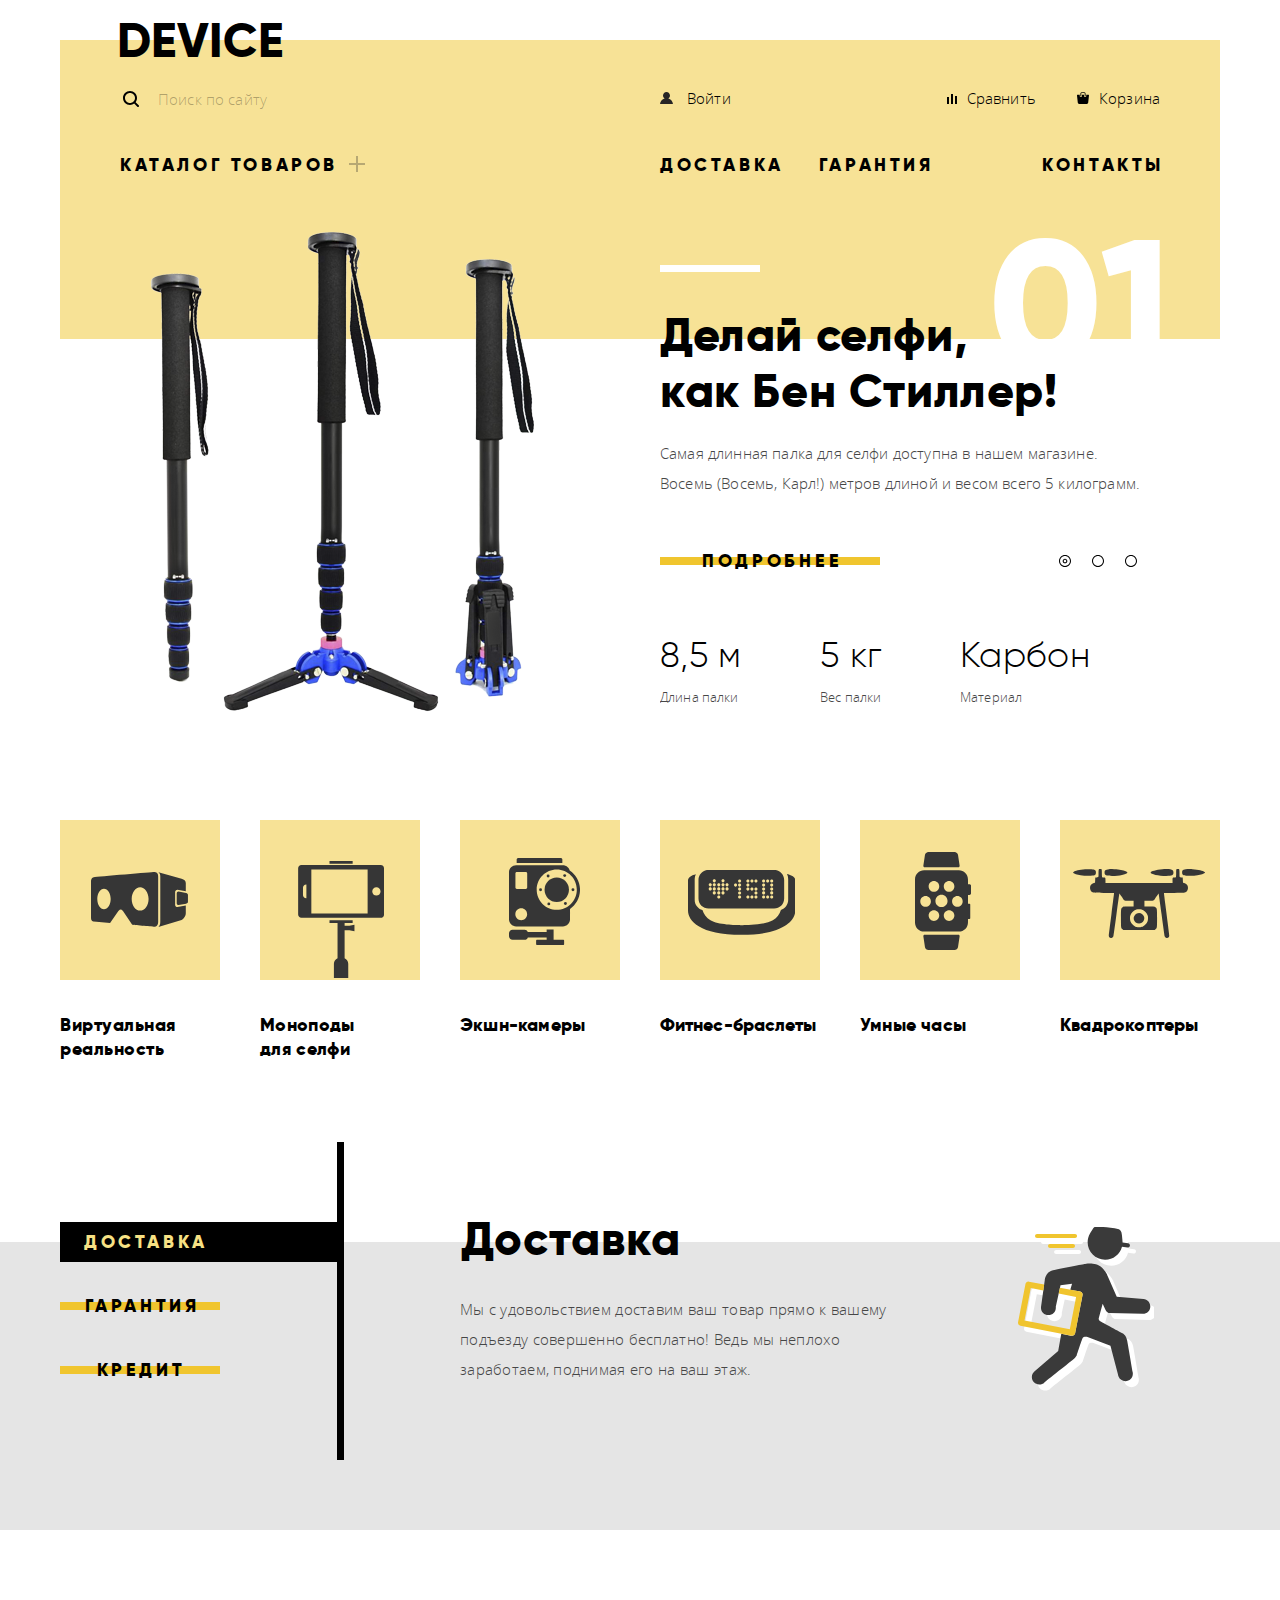
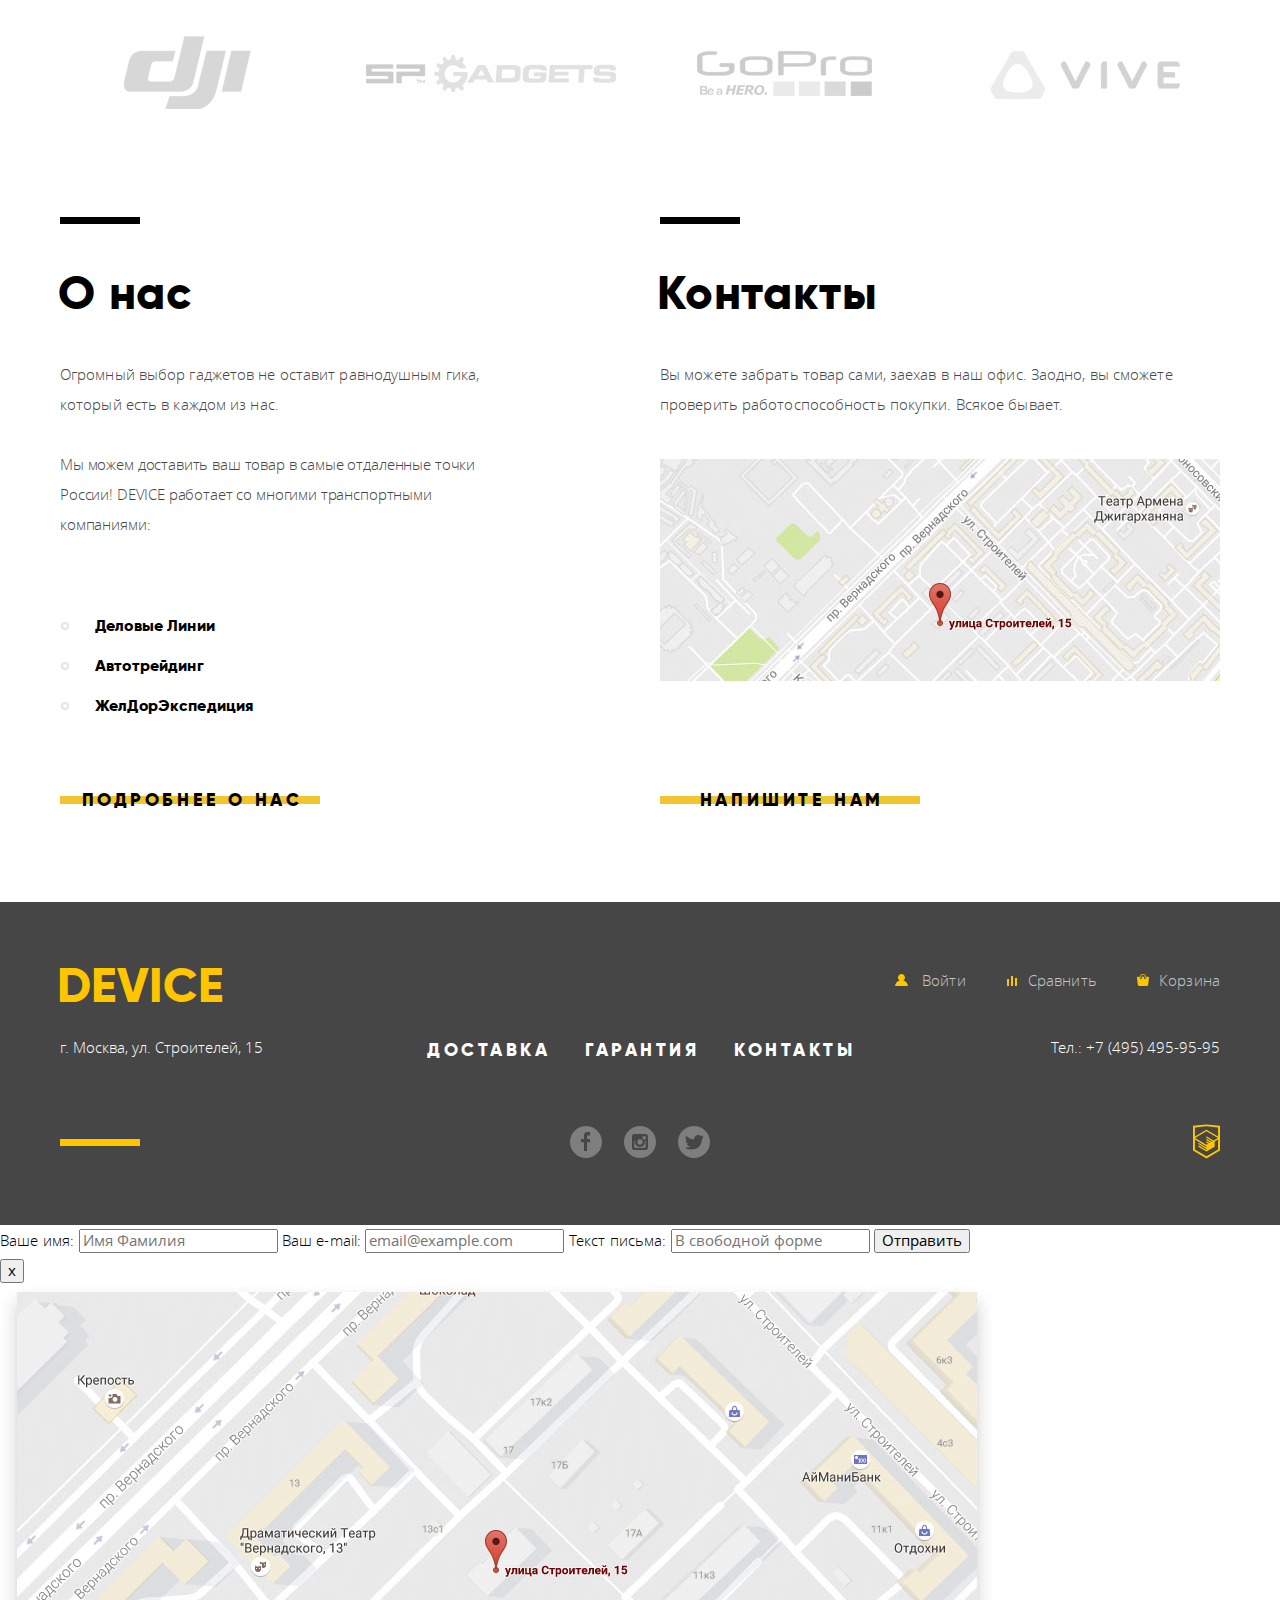
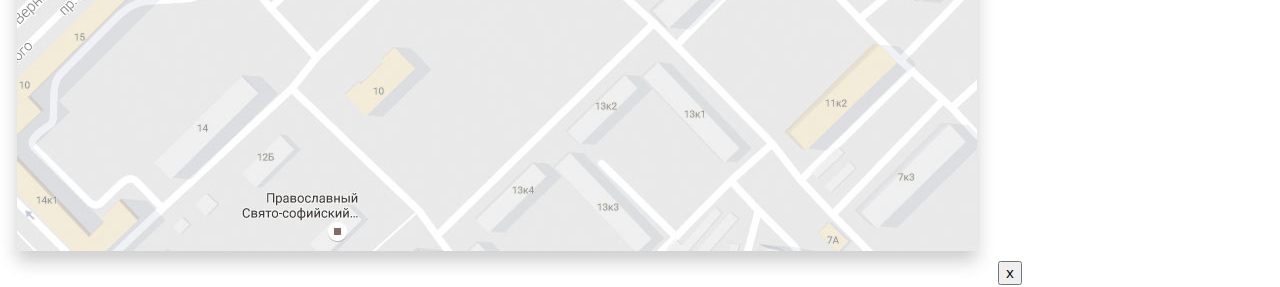
<file: index.html>
<!DOCTYPE html>
<html lang="ru">
  <head>
    <meta charset="utf-8">
    <title>Device: index</title>
    <link rel="stylesheet" href="css/normalize.css">
    <link rel="stylesheet" href="css/style.css">
  </head>
  <body class="main-page">
    <header class="site-header">
      <div class="container">
        <nav class="navigation">
          <a class="logo header-logo disabled">Device</a>
          <div class="user-navigation">
            
            <form class="search-form" action="https://echo.htmlacademy.ru" method="GET" name="search-data">
              <label class="visually-hidden" for="search">Поиск по сайту</label>
              <input class="search-field" type="search" name="search" id="search" placeholder="Поиск по сайту" required>
              <button class="search-button" type="submit"><span class="btnfix">Найти</span></button>
            </form>
            
            <ul class="auth-menu header-auth-menu">
              <li class="auth-item header-auth-item">
                <a class="auth-link user-link" href="#">Войти</a>
              </li>
            </ul>
            
            <ul class="shopping-menu header-shopping-menu">
              <li class="shopping-item header-shopping-item">
                <a class="shopping-link compare-link" href="#">Сравнить</a>
              </li>
            
              <li class="shopping-item header-shopping-item">
                <a class="shopping-link cart-link" href="#">Корзина</a>
              </li>
            </ul>
          </div>
          <ul class="site-menu header-site-menu">
            <li class="seller-info-item">
              <a class="site-menu-link header-catalog-title" href="catalog.html">Каталог товаров</a>

              <ul class="header-catalog-menu">
                <li class="header-catalog-item">
                  <a class="header-catalog-link" href="#">Виртуальная реальность</a>
                </li>
                <li class="header-catalog-item">
                  <a class="header-catalog-link" href="catalog.html">Моноподы для селфи</a>
                </li>
                <li class="header-catalog-item">
                  <a class="header-catalog-link" href="#">Экшн-камеры</a>
                </li>
                <li class="header-catalog-item">
                  <a class="header-catalog-link" href="#">Фитнес-браслеты</a>
                </li>
                <li class="header-catalog-item">
                  <a class="header-catalog-link" href="#">Умные часы</a>
                </li>
                <li class="header-catalog-item">
                  <a class="header-catalog-link" href="#">Квадрокоптеры</a>
                </li>
              </ul>

            </li>
            <li class="seller-info-item">
              <a class="site-menu-link" href="#">Доставка</a>
            </li>
            <li class="seller-info-item">
              <a class="site-menu-link" href="#">Гарантия</a>
            </li>
            <li class="seller-info-item">
              <a class="site-menu-link" href="#">Контакты</a>
            </li>
          </ul>
        </nav>
      </div>
    </header>

    <main class="main">
      <h1 class="visually-hidden">Магазин цифровой техники «Девайс»</h1>

      <section class="promo">
        <div class="container">
          <h2 class="visually-hidden">Промо-блок</h2>
          <input class="visually-hidden promo-radio" type="radio" name="promo-slider" value="promo-slide-1" id="promo-slide-1" checked>
          <input class="visually-hidden promo-radio" type="radio" name="promo-slider" value="promo-slide-2" id="promo-slide-2">
          <input class="visually-hidden promo-radio" type="radio" name="promo-slider" value="promo-slide-3" id="promo-slide-3">
          <ul class="promo-control-list">
            <li class="promo-control-item">
              <label class="promo-control-label" for="promo-slide-1">
                <span class="visually-hidden">Первый слайд</span>
              </label>
            </li>
            <li class="promo-control-item">
              <label class="promo-control-label" for="promo-slide-2">
                <span class="visually-hidden">Второй слайд</span>
              </label>
            </li>
            <li class="promo-control-item">
              <label class="promo-control-label" for="promo-slide-3">
                <span class="visually-hidden">Третий слайд</span>
              </label>
            </li>
          </ul>
          <ul class="promo-list">
            <li class="promo-item">
              <img class="promo-image" src="img/slider-1.png" width="384" height="486" alt="Палка для селфи">
              <div class="promo-text">
                <p class="promo-lead">Делай селфи,<br>как Бен Стиллер!</p>
                <p class="desc promo-desc">Самая длинная палка для селфи доступна в нашем магазине. Восемь (Восемь, Карл!) метров длиной и весом всего 5 килограмм.</p>
                <table class="promo-table">
                  <tr class="promo-row-top">
                    <td class="promo-cell">8,5 м</td>
                    <td class="promo-cell">5 кг</td>
                    <td class="promo-cell">Карбон</td>
                  </tr>
                  <tr class="promo-row-bottom">
                    <td class="promo-cell">Длина палки</td>
                    <td class="promo-cell">Вес палки</td>
                    <td class="promo-cell">Материал</td>
                  </tr>
                </table>
                <a class="btn follow-btn promo-follow-btn" href="#">Подробнее</a>
              </div>
            </li>
            <li class="promo-item">
              <img class="promo-image" src="img/slider-2.png" width="345" height="485" alt="Фитнес-браслет">
              <div class="promo-text">
                <p class="promo-lead">Худеем<br>правильно!</p>
                <p class="desc promo-desc">Мотивирующие фитнес-браслеты помогут найти в себе силы не пропускать занятия и соблюдать диету.</p>
                <table class="promo-table">
                  <tr class="promo-row-top">
                    <td class="promo-cell">48 часов</td>
                  </tr>
                  <tr class="promo-row-bottom">
                    <td class="promo-cell">Без подзарядки</td>
                  </tr>
                </table>
                <a class="btn follow-btn promo-follow-btn" href="#">Подробнее</a>
              </div>
            </li>
            <li class="promo-item">
              <img class="promo-image" src="img/slider-3.png" width="526" height="334" alt="Квадрокоптер">
              <div class="promo-text">
                <p class="promo-lead">Порхает как бабочка, жалит как пчела!</p>
                <p class="desc promo-desc">Этот обычный, на первый взгляд, квадрокоптер оснащен мощным лазером, замаскированным под стандартную камеру.</p>
                <table class="promo-table">
                  <tr class="promo-row-top">
                    <td class="promo-cell">800 м</td>
                    <td class="promo-cell">50 м</td>
                  </tr>
                  <tr class="promo-row-bottom">
                    <td class="promo-cell">Дальность полета</td>
                    <td class="promo-cell">Радиус поражения</td>
                  </tr>
                </table>
                <a class="btn follow-btn promo-follow-btn" href="#">Подробнее</a>
              </div>
            </li>
          </ul>
        </div>
      </section>

      <section class="popular">
        <div class="container">
          <h2 class="visually-hidden">Популярные товары</h2>
          <ul class="popular-list">
            <li class="popular-item">
              <a class="popular-link" href="#">Виртуальная реальность</a>
            </li>
            <li class="popular-item">
              <a class="popular-link" href="catalog.html">Моноподы для селфи</a>
            </li>
            <li class="popular-item">
              <a class="popular-link" href="#">Экшн-камеры</a>
            </li>
            <li class="popular-item">
              <a class="popular-link" href="#">Фитнес-браслеты</a>
            </li>
            <li class="popular-item">
              <a class="popular-link" href="#">Умные часы</a>
            </li>
            <li class="popular-item">
              <a class="popular-link" href="#">Квадрокоптеры</a>
            </li>
          </ul>
        </div>
      </section>

      <section class="services">
        <div class="container">
          <h2 class="visually-hidden">Сервис</h2>
          <input class="visually-hidden services-radio" type="radio" name="services-slider" value="services-slide-1" id="services-slide-1" checked>
          <input class="visually-hidden services-radio" type="radio" name="services-slider" value="services-slide-2" id="services-slide-2">
          <input class="visually-hidden services-radio" type="radio" name="services-slider" value="services-slide-3" id="services-slide-3">
          <ul class="services-control-list">
            <li class="services-control-item">
              <label class="btn services-btn" for="services-slide-1">Доставка</label>
            </li>
            <li class="services-control-item">
              <label class="btn services-btn" for="services-slide-2">Гарантия</label>
            </li>
            <li class="services-control-item">
              <label class="btn services-btn" for="services-slide-3">Кредит</label>
            </li>
          </ul>
          <ul class="services-list">
            <li class="services-item">
              <h3 class="services-item-title main-section-title">Доставка</h3>
              <p class="desc services-desc">Мы с удовольствием доставим ваш товар прямо к вашему подъезду совершенно бесплатно! Ведь мы неплохо заработаем, поднимая его на ваш этаж.</p>
            </li>
            <li class="services-item">
              <h3 class="services-item-title main-section-title">Гарантия</h3>
              <p class="desc services-desc">Если из-за возгорания купленного у нас товара у вас сгорит дом — не переживайте, мы выдадим вам новый.<br>Товар, не дом, конечно же.</p>
            </li>
            <li class="services-item">
              <h3 class="services-item-title main-section-title">Кредит</h3>
              <p class="desc services-desc">Залезть в долговую яму стало проще! Кредитные консультанты подберут для вас наиболее выгодные условия кредита. Выгодные для нашего банка, разумеется.</p>
            </li>
          </ul>
        </div>
      </section>

      <section class="brands">
        <div class="container">
          <h2 class="visually-hidden">Бренды</h2>
          <ul class="brands-list">
            <li class="brands-item">
              <img class="brands-image" src="img/logo-1.png" width="260" height="100" alt="DJI">
            </li>
            <li class="brands-item">
              <img class="brands-image" src="img/logo-2.png" width="260" height="100" alt="SP Gadgets">
            </li>
            <li class="brands-item">
              <img class="brands-image" src="img/logo-3.png" width="260" height="100" alt="GoPro">
            </li>
            <li class="brands-item">
              <img class="brands-image" src="img/logo-4.png" width="260" height="100" alt="Vive">
            </li>
          </ul>
        </div>
      </section>

      <section class="reference">
        <div class="container">
          <h2 class="visually-hidden">Справочная информация</h2>
          <div class="reference-item">
            <h3 class="reference-item-title main-section-title">О нас</h3>
            <p class="desc reference-desc">Огромный выбор гаджетов не оставит равнодушным гика, который есть в каждом из нас.</p>
            <p class="desc reference-desc">Мы можем доставить ваш товар в самые отдаленные точки России! <span class="uppercase-text">Device</span> работает со многими транспортными компаниями:</p>
            <ul class="partners-list">
              <li class="partners-item">Деловые Линии</li>
              <li class="partners-item">Автотрейдинг</li>
              <li class="partners-item">ЖелДорЭкспедиция</li>
            </ul>
            <a class="btn follow-btn reference-follow-btn" href="#">Подробнее о нас</a>
          </div>
          <div class="reference-item">
            <h3 class="reference-item-title main-section-title">Контакты</h3>
            <p class="desc reference-desc">Вы можете забрать товар сами, заехав в наш офис. Заодно, вы сможете проверить работоспособность покупки. Всякое бывает.</p>
            <div class="map-link" tabindex="0">
              <img class="map-image" src="img/map.jpg" width="560" height="222" alt="Офис компании по адресу: г. Москва, улица Строителей, 15">
            </div>
            <a class="btn follow-btn reference-follow-btn feedback-link" href="feedback.html" target="_blank">Напишите нам</a>
          </div>
        </div>
      </section>
    </main>

    <footer class="footer">
      <div class="container">
        <a class="logo footer-logo disabled">Device</a>
        <div class="footer-user-block">
          <ul class="auth-menu footer-auth-menu">
            <li class="auth-item footer-auth-item">
              <a class="auth-link user-link" href="#">Войти</a>
            </li>
          </ul>
          <ul class="shopping-menu footer-shopping-menu">
            <li class="shopping-item footer-shopping-item">
              <a class="shopping-link compare-link" href="#">Сравнить</a>
            </li>
            <li class="shopping-item footer-shopping-item">
              <a class="shopping-link cart-link" href="#">Корзина</a>
            </li>
          </ul>
        </div>
        <div class="footer-site-block">
          <p class="footer-details">г. Москва, ул. Строителей, 15</p>
          <ul class="site-menu footer-site-menu">
            <li class="seller-info-item">
              <a class="site-menu-link" href="#">Доставка</a>
            </li>
            <li class="seller-info-item">
              <a class="site-menu-link" href="#">Гарантия</a>
            </li>
            <li class="seller-info-item">
              <a class="site-menu-link" href="#">Контакты</a>
            </li>
          </ul>
          <p class="footer-details"><a href="tel:+74954959595">Тел.: +7 (495) 495-95-95</a></p>
        </div>
        <ul class="footer-social">
          <li class="social-item">
            <a class="social-link social-link-facebook" href="#">
              <span class="visually-hidden">Facebook</span>
            </a>
          </li>
          <li class="social-item">
            <a class="social-link social-link-instagram" href="#">
              <span class="visually-hidden">Instagram</span>
            </a>
          </li>
          <li class="social-item">
            <a class="social-link social-link-twitter" href="#">
              <span class="visually-hidden">Twitter</span>
            </a>
          </li>
        </ul>
        <a class="copyright" href="https://htmlacademy.ru/intensive/htmlcss" target="_blank">
          <img class="copyright-icon" src="img/logo-html.svg" width="27" height="35" alt="HTML Academy">
        </a>
      </div>
    </footer>

    <section class="modal modal-write-us">
      <h2 class="visually-hidden">Напишите нам</h2>
      <form action="https://echo.htmlacademy.ru" method="POST">
        <label class="gilroy">Ваше имя:
          <input type="text" placeholder="Имя Фамилия" name="name">
        </label>
        <label class="gilroy">Ваш e-mail:
          <input type="text" placeholder="email@example.com" name="e-mail">
        </label>
        <label class="gilroy">Текст письма:
          <input type="text" placeholder="В свободной форме" name="data">
        </label>
        <button type="submit" class="button send-button gilroy-uppercase">Отправить</button>
      </form>
      <button class="modal-close">x</button>
    </section>
    <section class="modal modal-map">
      <h2 class="visually-hidden">Карта</h2>
      <img src="img/map-big.jpg" alt="Наше местоположение">
      <button class="modal-close">x</button>
    </section>
  </body>
</html>
</file>
<file: css/style.css>
/* Fonts */

@font-face {
  font-weight: 300;
  font-family: "Gilroy";
  font-style: normal;

  src: local("Gilroy Light"),
  url("../fonts/gilroylight-webfont.woff2") format("woff2"),
  url("../fonts/gilroylight-webfont.woff") format("woff");
}

@font-face {
  font-weight: 800;
  font-family: "Gilroy";
  font-style: normal;

  src: local("Gilroy ExtraBold"),
  url("../fonts/gilroyextrabold-webfont.woff2") format("woff2"),
  url("../fonts/gilroyextrabold-webfont.woff") format("woff");
}

@font-face {
  font-weight: 300;
  font-family: "Open Sans";
  font-style: normal;

  src: local("OpenSans Light"),
  url("../fonts/opensans-light-webfont.woff2") format("woff2"),
  url("../fonts/opensans-light-webfont.woff") format("woff");
}

@font-face {
  font-weight: 400;
  font-family: "Open Sans";
  font-style: normal;

  src: local("OpenSans"),
  url("../fonts/opensans-regular-webfont.woff2") format("woff2"),
  url("../fonts/opensans-regular-webfont.woff") format("woff");
}



/* Global */

body {
  min-width: 1200px;

  font-weight: 300;
  font-size: 15px;
  line-height: 30px;
  font-family: "Open Sans", "Verdana", sans-serif;
  color: #000000;
  letter-spacing: 0.15px;

  background-color: #ffffff;
}

img {
  max-width: 100%;
  height: auto;
}

a {
  color: inherit;
  text-decoration: none;
}

.visually-hidden {
  position: absolute;

  width: 1px;
  height: 1px;
  margin: -1px;
  padding: 0;
  overflow: hidden;

  border: 0;

  clip: rect(0, 0, 0, 0);
}

.btnfix {
  position: relative;
  top: 0;
  left: 0;
}

.container {
  width: 1160px;
  margin: 0 auto;
  padding: 0 20px;
}

/* Header */

.site-header {
  padding: 0;
  padding-top: 40px;
}

.navigation {
  position: relative;

  display: flex;

  flex-direction: column;
  box-sizing: border-box;
  width: 1160px;
  padding: 34px 60px 0;

  background-color: rgba(240, 197, 46, 0.5);
}

.main-page .navigation::after {
  content: "";
  position: absolute;
  bottom: -113px;
  left: 0;
  z-index: -1;

  width: 1160px;
  height: 113px;

  background-color: rgba(240, 197, 46, 0.5);
}

.logo {
  position: absolute;

  font-weight: 800;
  font-size: 48px;
  line-height: 48px;
  font-family: "Gilroy", "Arial", sans-serif;
  text-transform: uppercase;
  letter-spacing: 0.48px;
}

.header-logo {
  top: -23px;
  left: 57px;
}

.inner-page .logo:hover {
  opacity: 0.6;
}

.inner-page .logo:active {
  opacity: 0.3;
}

.user-navigation {
  display: flex;
  margin-bottom: 30px;
}

.search-form {
  display: flex;
  justify-content: space-between;
  width: 440px;
  margin-right: 100px;
}

.search-field {
  flex-grow: 1;
  box-sizing: border-box;
  min-width: 10px;
  padding-right: 10px;
  padding-left: 38px;

  font-weight: 300;
  font-size: 15px;
  line-height: 30px;
  font-family: "Open Sans", "Verdana", sans-serif;
  letter-spacing: 0.15px;

  background-color: transparent;
  background-image: url("../img/search-icon.svg");
  background-repeat: no-repeat;
  background-position: 3px 17px;
  border-style: none;
  outline: 0;
}


.search-field::placeholder {
  color: rgba(0, 0, 0, 0.3);
}

.search-field:hover::placeholder {
  color: rgba(0, 0, 0, 0.6);
}

.search-field:focus::placeholder,
.search-form:active .search-field::placeholder {
  visibility: hidden;
}

.search-button {
  position: relative;

  flex-shrink: 0;
  box-sizing: border-box;
  padding: 14px 17px 14px 18px;

  vertical-align: middle;
  text-align: center;

  background-color: transparent;
  border: 2px solid #000000;
  outline: 0;
  visibility: hidden;

  transition-duration: 1ms;
  transition-property: visibility;
}

.search-button:hover::before,
.search-button:focus::before,
.search-button:active::before,
.search-field:focus ~ .search-button::before,
.search-field:valid ~ .search-button::before {
  content: "";
  position: absolute;
  right: 0;
  bottom: -2px;

  width: 440px;

  border-bottom: 2px solid #000000;
}

.search-field:focus ~ .search-button,
.search-field:valid ~ .search-button {
  visibility: visible;
}

.search-button:hover,
.search-button:focus {
  color: #ffffff;

  background-color: #000000;
  visibility: visible;
}

.search-button:active {
  color: rgba(255, 255, 255, 0.3);
}

.auth-menu {
  display: flex;
  flex-wrap: wrap;
  max-width: 280px;
  margin: 0;
  padding: 0;
  padding-top: 9px;

  list-style-type: none;
}

.header-auth-menu {
  margin-right: auto;
}

.auth-link,
.shopping-link {
  position: relative;
}

.auth-link {
  text-align: left;
}

.site-header .user-link {
  padding-left: 27px;
}

.site-header .user-link::before {
  content: "";
  position: absolute;
  top: 4px;
  left: 0;

  width: 13px;
  height: 12px;

  background-image: url("../img/login-icon-header.svg");
  background-repeat: no-repeat;
  background-position: center;
}

.site-header .auth-link:hover::before {
  opacity: 0.6;
}

.site-header .auth-link:active::before {
  opacity: 0.3;
}

.inner-page .auth-item:first-child {
  margin-right: 20px;
}

.site-header .user-link:hover,
.site-header .shopping-link:hover {
  color: rgba(0, 0, 0, 0.6);
}

.site-header .user-link:active,
.site-header .shopping-link:active {
  color: rgba(0, 0, 0, 0.3);
}

.site-header .logout-link,
.site-header .logout-link:hover,
.site-header .logout-link:active {
  color: rgba(0, 0, 0, 0.3);
}

.shopping-menu {
  display: flex;
  flex-wrap: wrap;
  justify-content: space-between;
  max-width: 220px;
  margin: 0;
  padding: 0;
  padding-top: 9px;

  list-style-type: none;
}

.header-shopping-item:last-child {
  margin-left: 38px;
}

.shopping-link {
  padding-left: 25px;

  text-align: right;
}

.site-header .compare-link::before {
  content: "";
  position: absolute;
  top: 6px;
  left: 5px;

  width: 10px;
  height: 10px;

  background-image: url("../img/compare-icon-header.svg");
  background-repeat: no-repeat;
  background-position: center;
}

.site-header .cart-link::before {
  content: "";
  position: absolute;
  top: 4px;
  left: 3px;

  width: 12px;
  height: 12px;

  background-image: url("../img/cart-icon-header.svg");
  background-repeat: no-repeat;
  background-position: center;
}

.header .shopping-link:hover::before {
  opacity: 0.8;
}

.site-header .shopping-link:active::before {
  opacity: 0.3;
}

.site-menu {
  display: flex;
  flex-wrap: wrap;
  margin: 0;

  list-style-type: none;
  font-weight: 800;
  font-size: 18px;
  line-height: 24px;
  font-family: "Gilroy", "Arial", sans-serif;
  text-transform: uppercase;
}

.header-site-menu {
  margin-bottom: 49px;
  padding: 0;

  letter-spacing: 3.6px;
}

.site-header .seller-info-item:nth-child(1) {
  width: 540px;
}

.site-header .seller-info-item:nth-child(2) {
  margin-right: 35px;
  margin-left: 0;
}

.site-header .seller-info-item:nth-child(3) {
  margin-right: auto;
  margin-left: 0;
}

.site-header .seller-info-item:nth-child(4) {
  margin-right: -4px;
  margin-left: auto;
}

.header-catalog-title {
  position: relative;

  padding-right: 27px;
}

.header-catalog-title::after {
  content: "";
  position: absolute;
  top: 1px;
  right: 0;

  width: 16px;
  height: 16px;

  background-image: url("../img/plus-icon.svg");
  background-repeat: no-repeat;
  background-position: center;
  opacity: 0.3;
}

.site-menu-link:hover {
  color: rgba(0, 0, 0, 0.6);
}

.site-menu-link:active {
  color: rgba(0, 0, 0, 0.3);
}

.header-catalog-menu {
  position: absolute;
  top: 132px;
  left: 0;
  z-index: 1;

  display: none;
  box-sizing: border-box;
  width: 1160px;
  height: 167px;
  margin: 0;
  padding: 25px 60px 24px;

  list-style-type: none;

  background-image: linear-gradient(180deg, transparent 15px, #f7e296 15px);
}

.header-catalog-menu:hover,
.header-catalog-title:hover ~ .header-catalog-menu,
.header-catalog-title:focus ~ .header-catalog-menu {
  display: flex;
  flex-direction: column;
  flex-wrap: wrap;
  align-content: flex-start;
  box-sizing: border-box;
}

.header-catalog-item {
  margin-right: 60px;

  font-weight: 300;
  font-size: 15px;
  line-height: 36px;
  font-family: "Open Sans", "Verdana", sans-serif;
  text-transform: none;
  letter-spacing: 0.15px;
}

.header-catalog-item:nth-child(4),
.header-catalog-item:nth-child(5) {
  margin-right: 74px;
}

.header-catalog-item:nth-child(5) {
  margin-bottom: 36px;
}

.header-catalog-item:last-child {
  margin-right: 0;
}

.header-catalog-link:hover {
  opacity: 0.6;
}

.header-catalog-link:active {
  opacity: 0.3;
}

/* Main */

.main {
  display: flex;
  flex-direction: column;
  align-content: center;
}

.main-section-title {
  font-weight: 800;
  font-size: 47px;
  line-height: 48px;
  font-family: "Gilroy", "Arial", sans-serif;
  letter-spacing: 0.47px;
}

.btn {
  position: relative;
  display: flex;
  justify-content: center;
  align-items: center;
  box-sizing: border-box;
  padding: 0 10px;

  font-weight: 800;
  font-size: 18px;
  line-height: 40px;
  font-family: "Gilroy", "Arial", sans-serif;
  text-transform: uppercase;
  letter-spacing: 3.6px;

  background-color: transparent;
  border-style: none;
  cursor: pointer;
}

.btn::before {
  content: "";
  position: absolute;
  top: 40%;
  left: 0;
  z-index: -1;

  box-sizing: border-box;
  width: inherit;
  height: 20%;

  background-color: #f0c52e;
  transform: scale(1);

  transition-duration: 250ms;
  transition-property: transform;
}

.btn:hover::before {
  transform: scaley(5);
}

.follow-btn:active {
  color: rgba(0, 0, 0, 0.3);
}

.desc {
  margin: 0;
  padding: 0;

  color: #464646;
  letter-spacing: 0.15px;
}

.promo .container {
  position: relative;
}

.promo-radio {
  top: 329px;
  right: 103px;
}

.promo-control-list {
  position: absolute;
  top: 329px;
  right: 103px;

  display: flex;
  justify-content: flex-end;
  margin: 0;
  padding: 0;

  list-style-type: none;
}

.promo-control-item:not(:first-child) {
  margin-left: 21px;
}

.promo-control-label {
  display: block;
  width: 12px;
  height: 12px;

  background-image: url("../img/slider-button-empty.svg");
  background-repeat: no-repeat;
  background-position: center;
  background-size: 12px 12px;
  cursor: pointer;
}

.promo-radio[id$="1"]:not(:checked) ~ .promo-control-list .promo-control-label[for$="1"]:hover,
.promo-radio[id$="2"]:not(:checked) ~ .promo-control-list .promo-control-label[for$="2"]:hover,
.promo-radio[id$="3"]:not(:checked) ~ .promo-control-list .promo-control-label[for$="3"]:hover {
  background-image: url("../img/slider-button.svg");
  background-repeat: no-repeat;
  background-position: center;
  background-size: 12px 12px;
  opacity: 0.8;
}

.promo-control-list .promo-control-label:active {
  opacity: 0.8;
}

.promo-radio[id$="1"]:not(:checked) ~ .promo-control-list .promo-control-label[for$="1"]:active,
.promo-radio[id$="2"]:not(:checked) ~ .promo-control-list .promo-control-label[for$="2"]:active,
.promo-radio[id$="3"]:not(:checked) ~ .promo-control-list .promo-control-label[for$="3"]:active {
  opacity: 0.6;
}

.promo-radio[id$="1"]:checked ~ .promo-control-list .promo-control-label[for$="1"],
.promo-radio[id$="2"]:checked ~ .promo-control-list .promo-control-label[for$="2"],
.promo-radio[id$="3"]:checked ~ .promo-control-list .promo-control-label[for$="3"] {
  background-image: url("../img/slider-button.svg");
  background-repeat: no-repeat;
  background-position: center;
  background-size: 12px 12px;
}

.promo-list {
  min-height: 594px;
  margin: 0;
  padding: 0;

  list-style-type: none;
}

.promo-item {
  display: none;
}

.promo-radio:nth-of-type(1):checked ~ .promo-list .promo-item:nth-child(1),
.promo-radio:nth-of-type(2):checked ~ .promo-list .promo-item:nth-child(2),
.promo-radio:nth-of-type(3):checked ~ .promo-list .promo-item:nth-child(3) {
  display: flex;
  justify-content: space-between;
  box-sizing: border-box;
  width: 1160px;
  padding: 20px 0;
}

.promo-image {
  position: relative;
}

.promo-image[src*="1"] {
  top: -18px;
  left: 90px;

  width: 384px;
  height: 486px;
}

.promo-image[src*="2"] {
  top: -6px;
  left: 116px;

  width: 345px;
  height: 485px;
}

.promo-image[src*="3"] {
  top: 47px;
  left: 31px;

  width: 526px;
  height: 334px;
}

.promo-text {
  display: flex;
  flex-direction: column;
  width: 560px;
  padding-top: 15px;
}

.promo-lead {
  position: relative;

  order: 1;
  margin-bottom: 18px;
  padding: 0;

  font-weight: 800;
  font-size: 47px;
  line-height: 56px;
  font-family: "Gilroy", "Arial", sans-serif;
  letter-spacing: 0.6px;
}

.promo-lead::before {
  content: "";
  position: absolute;
  top: -43px;
  z-index: -1;

  box-sizing: border-box;
  width: 100px;

  border-top: 7px solid #ffffff;
}

.promo-lead::after {
  position: absolute;
  z-index: -1;

  font-weight: 800;
  font-size: 179.2px;
  line-height: 179.2px;
  font-family: "Gilroy", "Arial", sans-serif;
  color: #ffffff;
  letter-spacing: 1.792px;
}

.promo-item:nth-child(1) .promo-lead::after {
  content: "01";
  top: -92px;
  right: 46px;
}

.promo-item:nth-child(2) .promo-lead::after {
  content: "02";
  top: -93px;
  right: 48px;
}

.promo-item:nth-child(3) .promo-lead::after {
  content: "03";
  top: -92px;
  right: 48px;
}

.promo-desc {
  order: 2;
  margin-bottom: 43px;
}

.promo-item:nth-child(1) .promo-desc {
  width: 485px;

  letter-spacing: 0.16px;
}

.promo-item:nth-child(2) .promo-desc {
  width: 440px;

  letter-spacing: 0.14px;
}

.promo-item:nth-child(3) .promo-desc {
  width: 460px;

  letter-spacing: 0.14px;
}

.promo-table {
  order: 4;

  border-collapse: collapse;
  table-layout: fixed;
}

.promo-item:nth-child(1) .promo-table {
  width: 460px;
}

.promo-item:nth-child(2) .promo-table {
  width: 160px;
}

.promo-item:nth-child(3) .promo-table {
  width: 300px;
}

.promo-cell:nth-child(1),
.promo-cell:nth-child(3) {
  width: 160px;
}

.promo-cell:nth-child(2) {
  width: 140px;
}

.promo-row-top {
  font-size: 36px;
  line-height: 48px;
  font-family: "Gilroy", "Arial", sans-serif;
  letter-spacing: 0.36px;
}

.promo-row-bottom .promo-cell {
  padding-top: 8px;
}

.promo-row-bottom {
  font-size: 13px;
  line-height: 20px;
  color: #464646;
  letter-spacing: 0.13px;
}

.promo-cell {
  margin: 0;
  padding: 0;
  overflow-x: hidden;

  vertical-align: bottom;
  text-align: left;
}

.promo-follow-btn {
  order: 3;
  width: 220px;
  margin-bottom: 50px;
  padding-left: 15px;

  letter-spacing: 3.8px;
}

.popular {
  margin-bottom: 181px;
}

.popular-list {
  display: flex;
  flex-wrap: wrap;
  margin: 0;
  margin-left: -40px;
  padding: 0;

  list-style-type: none;
}

.popular-item {
  box-sizing: border-box;
  width: 160px;
  margin-left: 40px;
  padding-top: 193px;

  font-weight: 800;
  font-size: 18px;
  line-height: 24px;
  font-family: "Gilroy", "Arial", sans-serif;
}

.popular-item:nth-child(1) {
  letter-spacing: 0.5px;
}

.popular-item:nth-child(2) {
  padding-right: 35px;

  letter-spacing: 0.35px;
}

.popular-item:nth-child(3) {
  letter-spacing: 0.2px;
}

.popular-item:nth-child(4) {
  letter-spacing: 0.1px;
}

.popular-item:nth-child(5) {
  letter-spacing: 0.2px;
}

.popular-item:nth-child(6) {
  letter-spacing: 0.2px;
}

.popular-link {
  position: relative;

  margin: 0;
  padding: 0;
}

.popular-link:active {
  color: rgba(0, 0, 0, 0.3);
}

.popular-link::before,
.popular-link::after {
  content: "";
  position: absolute;
  top: -195px;
  left: 0;

  width: 160px;
  height: 160px;
}

.popular-link::before {
  background-color: rgba(240, 197, 46, 0.5);

  transition-duration: 250ms;
  transition-property: background-color;
}

.popular-link:hover::before {
  background-color: rgba(240, 197, 46, 1);
}

.popular-link::after {
  background-repeat: no-repeat;
}

.popular-item:nth-child(1) .popular-link::after {
  background-image: url("../img/vr-bicon.svg");
  background-position: 31px 52px;
}

.popular-item:nth-child(2) .popular-link::after {
  background-image: url("../img/monopod-bicon.svg");
  background-position: 38px 41px;
}

.popular-item:nth-child(3) .popular-link::after {
  background-image: url("../img/camera-bicon.svg");
  background-position: 49px 38px;
}

.popular-item:nth-child(4) .popular-link::after {
  background-image: url("../img/fitness-bicon.svg");
  background-position: 28px 50px;
}

.popular-item:nth-child(5) .popular-link::after {
  background-image: url("../img/clock-bicon.svg");
  background-position: 55px 32px;
}

.popular-item:nth-child(6) .popular-link::after {
  background-image: url("../img/copter-bicon.svg");
  background-position: 13px 49px;
}

.popular-link:active::after {
  opacity: 0.3;
}

.services {
  margin-bottom: 94px;

  background-color: #e5e5e5;
}

.services .container {
  position: relative;

  display: flex;
  align-items: flex-start;
}

.services-radio:nth-of-type(1) {
  top: 0;
}

.services-radio:nth-of-type(2) {
  top: 65px;
}

.services-radio:nth-of-type(3) {
  top: 130px;
}

.services-control-list {
  position: relative;
  top: -20px;
  z-index: 1;

  box-sizing: border-box;
  width: 284px;
  margin: 0;
  padding: 0;

  list-style-type: none;

  border-right: 7px solid #000000;
}

.services-control-list::before,
.services-control-list::after {
  content: "";
  position: absolute;
  right: -7px;

  width: 7px;

  background-color: #000000;
}

.services-control-list::before {
  top: -80px;

  height: 80px;
}

.services-control-list::after {
  bottom: -70px;

  height: 70px;
}

.services-control-item:not(:last-child) {
  margin-bottom: 24px;
}

.services-btn {
  box-sizing: border-box;
  width: 160px;
}

.services-radio:nth-of-type(1):checked ~ .services-control-list .services-btn[for$="1"],
.services-radio:nth-of-type(2):checked ~ .services-control-list .services-btn[for$="2"],
.services-radio:nth-of-type(3):checked ~ .services-control-list .services-btn[for$="3"] {
  color: #f7e184;
}

.services-radio:nth-of-type(1):checked ~ .services-control-list .services-btn[for$="1"]::before,
.services-radio:nth-of-type(2):checked ~ .services-control-list .services-btn[for$="2"]::before,
.services-radio:nth-of-type(3):checked ~ .services-control-list .services-btn[for$="3"]::before {
  width: 277px;

  background-color: #000000;
  transform: scaley(5);
}

.services-control-item:nth-child(1) .services-btn {
  padding-left: 22px;
}

.services-control-item:nth-child(2) .services-btn {
  padding-left: 14px;
}

.services-control-item:nth-child(3) .services-btn {
  padding-left: 12px;
}

.services-control-list .services-btn:active {
  color: #f7e184;
}

.services-control-list .services-btn:active::before {
  width: 277px;

  background-color: #000000;
  transform: scaley(5);
}

.services-list {
  min-height: 288px;
  margin: 0;
  margin-left: 116px;
  padding: 0;

  list-style-type: none;
}

.services-item {
  position: relative;
  top: -26px;

  display: none;
  width: 460px;
}

.services-radio:nth-of-type(1):checked ~ .services-list .services-item:nth-child(1),
.services-radio:nth-of-type(2):checked ~ .services-list .services-item:nth-child(2),
.services-radio:nth-of-type(3):checked ~ .services-list .services-item:nth-child(3) {
  display: flex;
  flex-direction: column;
}

.services-item-title {
  margin: 0;
  margin-bottom: 30px;
  margin-left: 1px;
  padding: 0;
}

.services-item:nth-child(1) .services-item-title {
  letter-spacing: 1.05px;
}

.services-item:nth-child(2) .services-item-title {
  letter-spacing: 0.7px;
}

.services-item:nth-child(3) .services-item-title {
  letter-spacing: 0.6px;
}

.services-desc {
  width: 438px;
}

.services-item:nth-child(1) .services-desc {
  letter-spacing: 0.28px;
}

.services-item:nth-child(2) .services-desc {
  letter-spacing: 0.21px;
}

.services-item:nth-child(3) .services-desc {
  width: 440px;

  letter-spacing: 0.25px;
}

.services-item::before {
  content: "";
  position: absolute;

  width: 200px;
  height: 200px;

  background-repeat: no-repeat;
  background-position: center;
}

.services-item:nth-child(1)::before {
  top: -7px;
  right: -266px;

  background-image: url("../img/delivery.svg");
}

.services-item:nth-child(2)::before {
  top: -16px;
  right: -268px;

  background-image: url("../img/warranty.svg");
}

.services-item:nth-child(3)::before {
  top: -19px;
  right: -252px;

  background-image: url("../img/credit.svg");
}

.brands {
  margin-bottom: 146px;
}

.brands-list {
  display: flex;
  flex-wrap: wrap;
  margin: 0;
  margin-left: -40px;
  padding: 0;

  list-style-type: none;
}

.brands-item {
  position: relative;

  width: 260px;
  margin-left: 40px;
}

.brands-item::before {
  content: "";
  position: absolute;
  top: 0;
  z-index: -1;

  width: 260px;
  height: 100px;

  background-color: #d8d8d8;
  background-repeat: no-repeat;
  background-position: center;
  opacity: 0.2;
}

.brands-item:nth-child(1)::before {
  background-image: url("../img/logo-1-overlay.png");
}

.brands-item:nth-child(2)::before {
  background-image: url("../img/logo-2-overlay.png");
}

.brands-item:nth-child(3)::before {
  background-image: url("../img/logo-3-overlay.png");
}

.brands-item:nth-child(4)::before {
  background-image: url("../img/logo-4-overlay.png");
}

.brands-image {
  display: block;
  width: 260px;
  height: 100px;

  opacity: 0;

  transition-duration: 250ms;
  transition-property: opacity;
}

.brands-image:hover {
  opacity: 1;
}

.reference {
  margin-bottom: 82px;
}

.reference .container {
  display: flex;
  justify-content: space-between;
}

.reference-item {
  display: flex;
  flex-direction: column;
  width: 560px;
}

.reference-item-title {
  position: relative;

  margin: 0;
  margin-bottom: 41px;
}

.reference-item:nth-of-type(1) .reference-item-title {
  margin-left: -2px;

  letter-spacing: 0.75px;
}

.reference-item:nth-of-type(2) .reference-item-title {
  margin-left: -3px;

  letter-spacing: 0.8px;
}

.reference-item-title::before {
  content: "";
  position: absolute;
  top: -53px;

  box-sizing: border-box;
  width: 80px;

  border-top: 7px solid #000000;
}

.reference-item:nth-of-type(1) .reference-item-title::before {
  left: 2px;
}

.reference-item:nth-of-type(2) .reference-item-title::before {
  left: 3px;
}

.reference-desc {
  margin-bottom: 30px;
}

.reference-item:nth-of-type(1) .reference-desc:nth-of-type(1) {
  width: 475px;

  letter-spacing: 0.1px;
}

.reference-item:nth-of-type(1) .reference-desc:nth-of-type(2) {
  width: 465px;
  margin-bottom: 67px;

  letter-spacing: -0.15px;
}

.reference-item:nth-of-type(2) .reference-desc {
  width: 515px;
  margin-bottom: 40px;

  letter-spacing: 0.1px;
}

.partners-list {
  margin: 0;
  margin-bottom: 54px;
  padding: 0;
  padding-left: 35px;

  list-style-type: none;
}

.partners-item {
  position: relative;

  font-weight: 800;
  font-size: 16px;
  line-height: 40px;
  font-family: "Gilroy", "Arial", sans-serif;
  letter-spacing: 0.15px;
}

.partners-item::before {
  content: "";
  position: absolute;
  bottom: 16px;
  left: -34px;

  box-sizing: border-box;
  width: 8px;
  height: 8px;

  border: 2px solid #e5e5e5;
  border-radius: 50%;
}

.uppercase-text {
  text-transform: uppercase;
}

.map-link {
  position: relative;

  width: 560px;
  height: 222px;
  margin-bottom: 69px;

  background-color: #e9e9e9;
  cursor: pointer;
}

.map-link::before {
  content: "";
  position: absolute;
  top: 0;
  left: 0;
  z-index: 2;

  width: 560px;
  height: 222px;
}

.map-source {
  position: relative;
  z-index: 1;

  border-style: none;
}

.map-image {
  position: absolute;
  top: 0;
  left: 0;
  z-index: 0;

  display: block;
  width: 560px;
  height: 222px;
}

.reference-follow-btn {
  width: 260px;
  margin-top: auto;
  padding-left: 14px;
}

.inner-page .site-header {
  margin-bottom: 38px;
}

.inner-page .main {
  margin-bottom: 4px;
}

.page-title {
  box-sizing: border-box;
  margin: 0;
  margin-bottom: 23px;
  padding: 0 60px;

  font-weight: 800;
  font-size: 47px;
  line-height: 48px;
  font-family: "Gilroy", "Arial", sans-serif;
  text-align: left;
  letter-spacing: 0.6px;
}

.breadcrumbs-list {
  display: flex;
  flex-wrap: wrap;
  box-sizing: border-box;
  margin: 0;
  margin-bottom: 46px;
  padding: 0 60px;

  list-style-type: none;
}

.breadcrumbs-item {
  font-weight: 300;
  font-size: 14px;
  line-height: 24px;
  font-family: "Open Sans", "Verdana", sans-serif;
  letter-spacing: 0.14px;
}

.breadcrumbs-item:not(:last-child) {
  position: relative;

  padding-right: 38px;
}

.breadcrumbs-item:not(:last-child)::after {
  content: "";
  position: absolute;
  top: 9px;
  right: 18px;

  width: 4px;
  height: 7px;

  background-image: url("../img/nav-arrow.svg");
  background-repeat: no-repeat;
  background-position: center;
}

.breadcrumbs-link {
  display: block;

  color: rgba(0, 0, 0, 0.3);
}

.breadcrumbs-item:not(:last-child) .breadcrumbs-link:hover {
  color: rgba(0, 0, 0, 0.6);
}

.breadcrumbs-item:not(:last-child) .breadcrumbs-link:active {
  color: rgba(0, 0, 0, 1);
}

.catalog-header {
  display: flex;
}

.catalog-body {
  display: flex;
}

.pane {
  display: flex;
  flex-grow: 1;
  flex-direction: column;
  box-sizing: border-box;
}

.left-pane {
  align-items: flex-end;
  width: 348px;

  background-color: #efefef;
}

.right-pane {
  width: 852px;
  padding-left: 72px;
}

.catalog-header .left-pane {
  padding-top: 23px;

  background-image: linear-gradient(rgba(0, 0, 0, 0.08) 0%, rgba(0, 0, 0, 0.08) 100%);
}

.filter-header {
  width: 200px;
  margin: 0;
  margin-right: 68px;
  margin-bottom: 23px;

  font-weight: 800;
  font-size: 16px;
  line-height: 24px;
  font-family: "Gilroy", "Arial", sans-serif;
  text-transform: uppercase;
  letter-spacing: 3.7px;
}

.catalog-header .right-pane {
  box-sizing: border-box;

  background-color: rgba(0, 0, 0, 0.08);
}

.sorting {
  display: flex;
  flex-wrap: wrap;
  align-items: baseline;
  width: 760px;
  margin-bottom: 23px;
  padding-top: 23px;
}

.sorting-title {
  margin: 0;
  margin-right: 51px;

  font-weight: 800;
  font-size: 16px;
  line-height: 24px;
  font-family: "Gilroy", "Arial", sans-serif;
  text-transform: uppercase;
  letter-spacing: 3.7px;
}

.sorting-list {
  display: flex;
  flex-wrap: wrap;
  margin: 0;
  padding: 0;

  list-style-type: none;
}

.sorting-type-item {
  font-weight: 400;
  font-size: 14px;
  line-height: 18px;
  font-family: "Open Sans", "Verdana", sans-serif;
  letter-spacing: 0;
}

.sorting-type-item:not(:last-child) {
  margin-right: 29px;
}

.sorting-direction-item:last-child {
  margin-left: 19px;
}

.sorting-btn {
  display: block;

  opacity: 0.3;
}

.sorting-btn:hover {
  opacity: 0.6;
}

.sorting-btn:active {
  opacity: 1;
}

.current .sorting-btn {
  opacity: 1;
}

.sorting-direction-list {
  margin-left: auto;
}

.sorting-direction-item .sorting-btn {
  width: 11px;
  height: 10px;
}

.sorting-direction-item:first-child .sorting-btn {
  background-image: url("../img/icon-up-dir.svg");
}

.sorting-direction-item:last-child .sorting-btn {
  background-image: url("../img/icon-down-dir.svg");
}

.filter-form {
  width: 200px;
  margin-right: 68px;
  padding-top: 69px;
}

.filter-group {
  margin: 0;
  padding: 0;

  border-style: none;
}

.filter-group-title {
  width: 100%;
  margin: 0;
  padding-top: 10px;

  font-weight: 800;
  font-size: 18px;
  line-height: 24px;
  font-family: "Gilroy", "Arial", sans-serif;
  letter-spacing: 0.18px;

  border-top: 2px solid #000000;
}

.filter-price {
  margin-bottom: 33px;
}

.filter-price .filter-group-title {
  margin-bottom: 35px;
}

.filter-scale {
  position: relative;

  width: 100%;
  height: 2px;
  margin-bottom: 10px;

  background-color: #dbdbdb;
}

.filter-bar {
  width: 110px;
  height: 2px;

  background-color: #91c92f;
}

.filter-toggle {
  position: absolute;
  top: -10px;

  box-sizing: border-box;
  width: 20px;
  height: 20px;
  padding: 2px;

  background-color: #ababab;
  border: 8px solid #ffffff;
  border-radius: 50%;
  box-shadow: 0 2px 1px 0 #dddddd;
  cursor: pointer;
}

.filter-toggle-min {
  left: -6px;
}

.filter-toggle-max {
  left: 107px;
}

.filter-toggle:focus {
  outline: 0;
}

.filter-toggle:active {
  outline: 0;
  transform: scale(1.1);
}

.filter-price-control {
  font-weight: 300;
  font-size: 14px;
  line-height: 24px;
  font-family: "Gilroy", "Arial", sans-serif;
  color: rgba(0, 0, 0, 0.2);
  letter-spacing: 0;
}

.filter-price-label {
  display: inline-block;

  vertical-align: top;
}

.filter-price-label:first-child {
  margin-right: 17px;
}

.filter-price-input {
  width: 50px;

  font-weight: inherit;
  color: inherit;
  letter-spacing: inherit;

  background-color: transparent;
  border-style: none;
}

.filter-color {
  margin-bottom: 31px;
}

.filter-color .filter-group-title {
  margin-bottom: 18px;
}

.filter-bluetooth {
  margin-bottom: 31px;
}

.filter-bluetooth .filter-group-title {
  margin-bottom: 18px;
}

.filter-option-list {
  margin: 0;
  padding: 0;
  padding-left: 38px;

  list-style-type: none;
}

.filter-option-title {
  position: relative;

  font-weight: 300;
  font-size: 14px;
  line-height: 40px;
  font-family: "Open Sans", "Verdana", sans-serif;
  letter-spacing: 0.14px;
}

.filter-option-title::before {
  content: "";
  position: absolute;
  left: -40px;

  background-repeat: no-repeat;
  background-position: left;
}

.filter-checkbox-field:checked + .filter-option-title:active::before,
.filter-color .filter-option-title::before {
  top: -2px;

  width: 27px;
  height: 23px;

  background-image: url("../img/checkbox-off.svg");
}

.filter-checkbox-field:not(:checked) + .filter-option-title:active::before,
.filter-checkbox-field:checked + .filter-option-title::before {
  background-image: url("../img/checkbox-on.svg");
}

.filter-radio-field:checked + .filter-option-title:active::before,
.filter-bluetooth .filter-option-title::before {
  top: -4px;

  width: 25px;
  height: 25px;

  background-image: url("../img/radio-off.svg");
}

.filter-radio-field:not(:checked) + .filter-option-title:active::before,
.filter-radio-field:checked + .filter-option-title::before {
  background-image: url("../img/radio-on.svg");
}

.filter-option-title:hover::before {
  opacity: 0.6;
}

.filter-option-title:active::before {
  opacity: 1;
}

.filter-field:disabled + .filter-option-title {
  color: #a6a6a6;
}

.filter-field:disabled + .filter-option-title::before {
  opacity: 0.25;
}

.filter-btn {
  z-index: 0;

  width: 100%;
}

.catalog-section {
  width: 760px;
  margin-right: 20px;
  margin-bottom: -11px;
  padding-top: 69px;
}

.catalog-list {
  display: flex;
  flex-wrap: wrap;
  margin: 0;
  margin-left: -40px;
  padding: 0;

  list-style-type: none;
}

.catalog-item {
  position: relative;

  width: 360px;
  margin-bottom: 46px;
  margin-left: 40px;
}

.catalog-image {
  position: relative;

  display: block;
  width: 360px;
  height: 380px;
  margin-bottom: 32px;
}

.new-product::before {
  content: "new";
  position: absolute;
  top: 29px;
  right: 27px;
  z-index: 1;

  box-sizing: border-box;
  width: 60px;
  height: 60px;
  padding: 15px 14px;

  font-weight: 800;
  font-size: 14px;
  line-height: 24px;
  font-family: "Gilroy", "Arial", sans-serif;
  color: rgba(0, 0, 0, 0.2);
  text-transform: uppercase;
  letter-spacing: 0.7px;

  border: 2px solid rgba(0, 0, 0, 0.1);
  border-radius: 50%;
}

.catalog-overlay {
  position: absolute;
  top: 0;
  left: 0;
  z-index: 1;

  display: flex;
  flex-direction: column;
  align-items: center;
  box-sizing: border-box;
  width: 360px;
  height: 380px;
  padding-top: 172px;

  background-color: rgba(238, 238, 238, 0.7);
  visibility: hidden;
}

.catalog-overlay:hover,
.catalog-image:hover ~ .catalog-overlay {
  visibility: visible;
}

.catalog-btn {
  z-index: 0;

  width: 200px;
  margin-bottom: 6px;
}

.catalog-compare-btn {
  font-weight: 300;
  font-size: 13px;
  line-height: 36px;
  font-family: "Open Sans", "Verdana", sans-serif;
  text-align: center;
  color: #000000;
  letter-spacing: 0.13px;

  opacity: 0.5;
}

.catalog-compare-btn:hover {
  opacity: 1;
}

.catalog-compare-btn:active {
  opacity: 0.2;
}

.catalog-desc {
  display: flex;
  justify-content: space-between;
  align-items: baseline;
}

.catalog-title {
  margin: 0;

  font-weight: 800;
  font-size: 18px;
  line-height: 24px;
  font-family: "Gilroy", "Arial", sans-serif;
}

.catalog-item:nth-child(1) .catalog-title {
  width: 280px;

  letter-spacing: 0.25px;
}

.catalog-item:nth-child(2) .catalog-title {
  width: 180px;

  letter-spacing: 0.3px;
}

.catalog-item:nth-child(3) .catalog-title {
  width: 280px;

  letter-spacing: 0.08px;
}

.catalog-item:nth-child(4) .catalog-title {
  width: 240px;

  letter-spacing: 0.25px;
}

.catalog-price {
  font-weight: 300;
  font-size: 16px;
  line-height: 24px;
  font-family: "Gilroy", "Arial", sans-serif;
  text-align: right;
  color: #464646;
  letter-spacing: 0.45px;
}

.pagination {
  display: flex;
  width: 760px;
  margin-right: 20px;
  margin-bottom: 73px;

  font-weight: 800;
  font-size: 16px;
  line-height: 24px;
  font-family: "Gilroy", "Arial", sans-serif;
  color: #000000;
  text-transform: uppercase;
  letter-spacing: 3.2px;

  background-color: rgba(0, 0, 0, 0.08);
}

.pagination-direction-btn {
  display: block;
  box-sizing: border-box;
  padding-top: 24px;
  padding-right: 30px;
  padding-left: 31px;

  text-align: center;
}

.pagination-direction-btn:first-child {
  width: 126px;
  margin-right: 211px;
  margin-left: 0;
}

.pagination-direction-btn:last-child {
  width: 137px;
  margin-right: 0;
  margin-left: auto;

  letter-spacing: 3.8px;
}

.pagination-direction-btn:hover,
.pagination-direction-btn:active {
  background-color: rgba(0, 0, 0, 0.08);
}

.pagination-direction-btn:active {
  color: rgba(0, 0, 0, 0.3);
}

.pagination-list {
  display: flex;
  flex-wrap: wrap;
  margin: 0;
  margin-bottom: 21px;
  padding: 0;
  padding-top: 25px;

  list-style-type: none;
}

.pagination-item:not(:last-child) {
  margin-right: 28px;
}

.pagination-number-btn {
  color: rgba(0, 0, 0, 0.3);
}

.pagination-number-btn:hover {
  color: rgba(0, 0, 0, 0.6);
}

.pagination-number-btn:active {
  color: rgba(0, 0, 0, 1);
}

.current .pagination-number-btn {
  color: rgba(0, 0, 0, 1);
}

/* Footer */

.footer {
  color: #ffffff;

  background-color: #464646;
}

.footer .container {
  position: relative;

  padding-top: 54px;
  padding-bottom: 67px;
}

.footer .container::before {
  content: "";
  position: absolute;
  top: 237px;

  box-sizing: border-box;
  width: 80px;

  border-top: 7px solid #ffc600;
}

.footer-logo {
  top: 60px;
  left: 17px;

  color: #ffc600;
}

.footer-user-block {
  display: flex;
  justify-content: flex-end;
  margin-bottom: 37px;
}

.main-page .footer-auth-menu {
  justify-content: flex-end;
  margin-right: 37px;
}

.inner-page .footer-auth-menu {
  margin-right: 38px;
}

.inner-page .footer-auth-ltem:last-child {
  margin-right: 20px;
}

.footer .user-link {
  padding-left: 28px;
}

.footer .user-link::before {
  content: "";
  position: absolute;
  top: 4px;
  left: 1px;

  width: 13px;
  height: 12px;

  background-image: url("../img/login-icon-footer.svg");
  background-repeat: no-repeat;
  background-position: center;
}

.footer-shopping-item:last-child {
  margin-left: 37px;
}

.footer .user-link,
.footer .shopping-link {
  color: rgba(255, 255, 255, 0.7);
}

.footer .user-link:hover,
.footer .shopping-link:hover {
  color: rgba(255, 255, 255, 1);
}

.footer .user-link:active,
.footer .shopping-link:active {
  color: rgba(255, 255, 255, 0.3);
}

.footer .logout-link,
.footer .logout-link:hover,
.footer .logout-link:active {
  color: rgba(255, 255, 255, 0.3);
}

.footer .compare-link::before {
  content: "";
  position: absolute;
  top: 5px;
  left: 3px;

  width: 13px;
  height: 12px;

  background-image: url("../img/compare-icon-footer.svg");
  background-repeat: no-repeat;
  background-position: center;
}

.footer .cart-link::before {
  content: "";
  position: absolute;
  top: 4px;
  left: 3px;

  width: 13px;
  height: 12px;

  background-image: url("../img/cart-icon-footer.svg");
  background-repeat: no-repeat;
  background-position: center;
}

.footer .auth-link:hover::before,
.footer .shopping-link:hover::before {
  opacity: 0.6;
}

.footer .auth-link:active::before,
.footer .shopping-link:active::before {
  opacity: 0.3;
}

.footer-site-block {
  display: flex;
  margin-bottom: 64px;
}

.footer-details {
  width: 260px;
  margin: 0;

  letter-spacing: 0;
}

.footer-details:first-of-type {
  margin-right: 100px;
}

.footer-details:last-of-type {
  margin-left: auto;

  text-align: right;
}

.footer-site-menu {
  box-sizing: border-box;
  padding: 6px 7px 0;

  letter-spacing: 3.5px;
}

.footer .seller-info-item:not(:last-child) {
  margin-right: 35px;
}

.footer-site-menu .site-menu-link:hover {
  color: rgba(255, 255, 255, 0.6);
}

.footer-site-menu .site-menu-link:active {
  color: rgba(255, 255, 255, 0.3);
}

.footer-social {
  display: flex;
  flex-wrap: wrap;
  justify-content: center;
  box-sizing: border-box;
  margin: 0 auto;
  padding: 0;

  list-style-type: none;
}

.social-item:not(:last-child) {
  margin-right: 22px;
}

.social-link {
  display: block;
  width: 32px;
  height: 32px;

  background-repeat: no-repeat;
  background-position: center;
  opacity: 0.3;
}

.social-link-facebook {
  background-image: Url("../img/facebook-icon.svg");
}

.social-link-instagram {
  background-image: Url("../img/instagram-icon.svg");
}

.social-link-twitter {
  background-image: Url("../img/twitter-icon.svg");
}

.social-link:hover {
  opacity: 0.6;
}

.social-link:active {
  opacity: 0.1;
}

.copyright {
  position: absolute;
  top: 222px;
  right: 20px;

  display: block;
}

.copyright:hover {
  opacity: 0.6;
}

.copyright:active {
  opacity: 0.3;
}

.copyright-icon {
  width: 27px;
  height: 35px;
}
</file>
